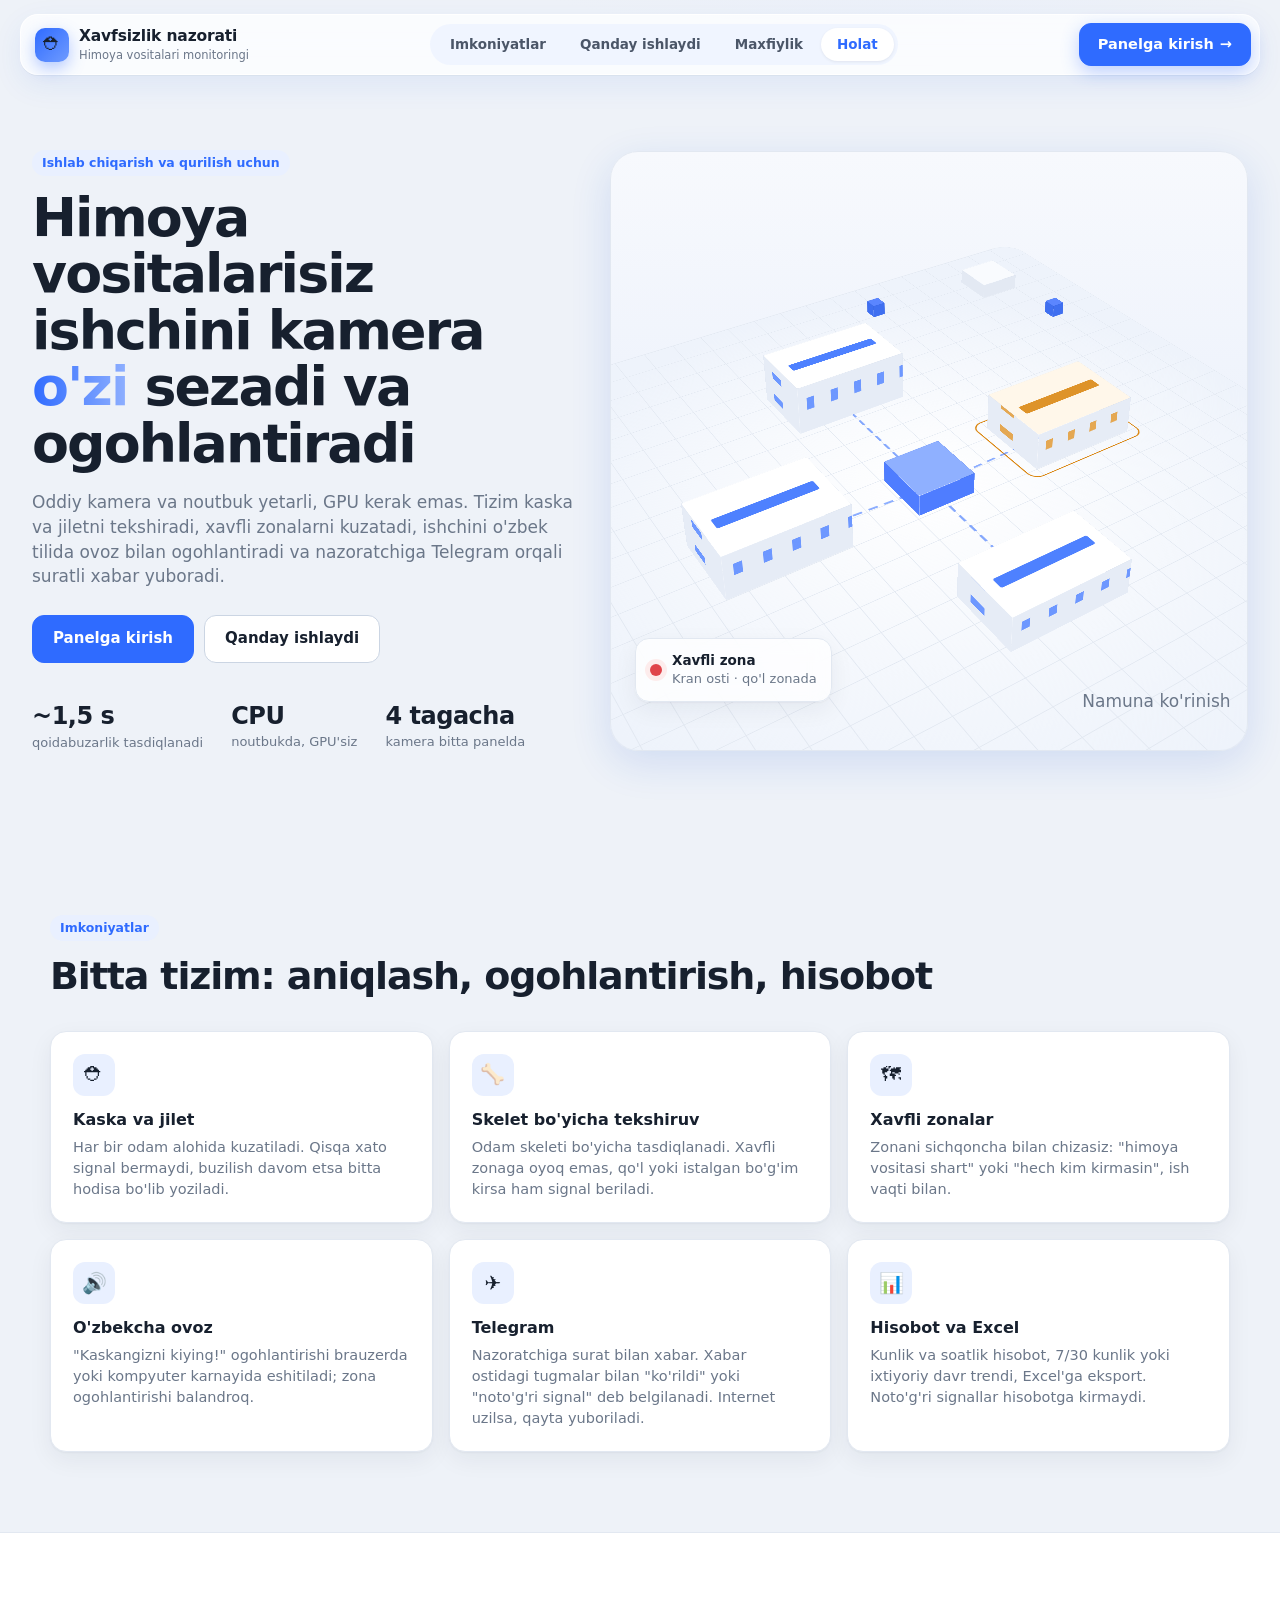
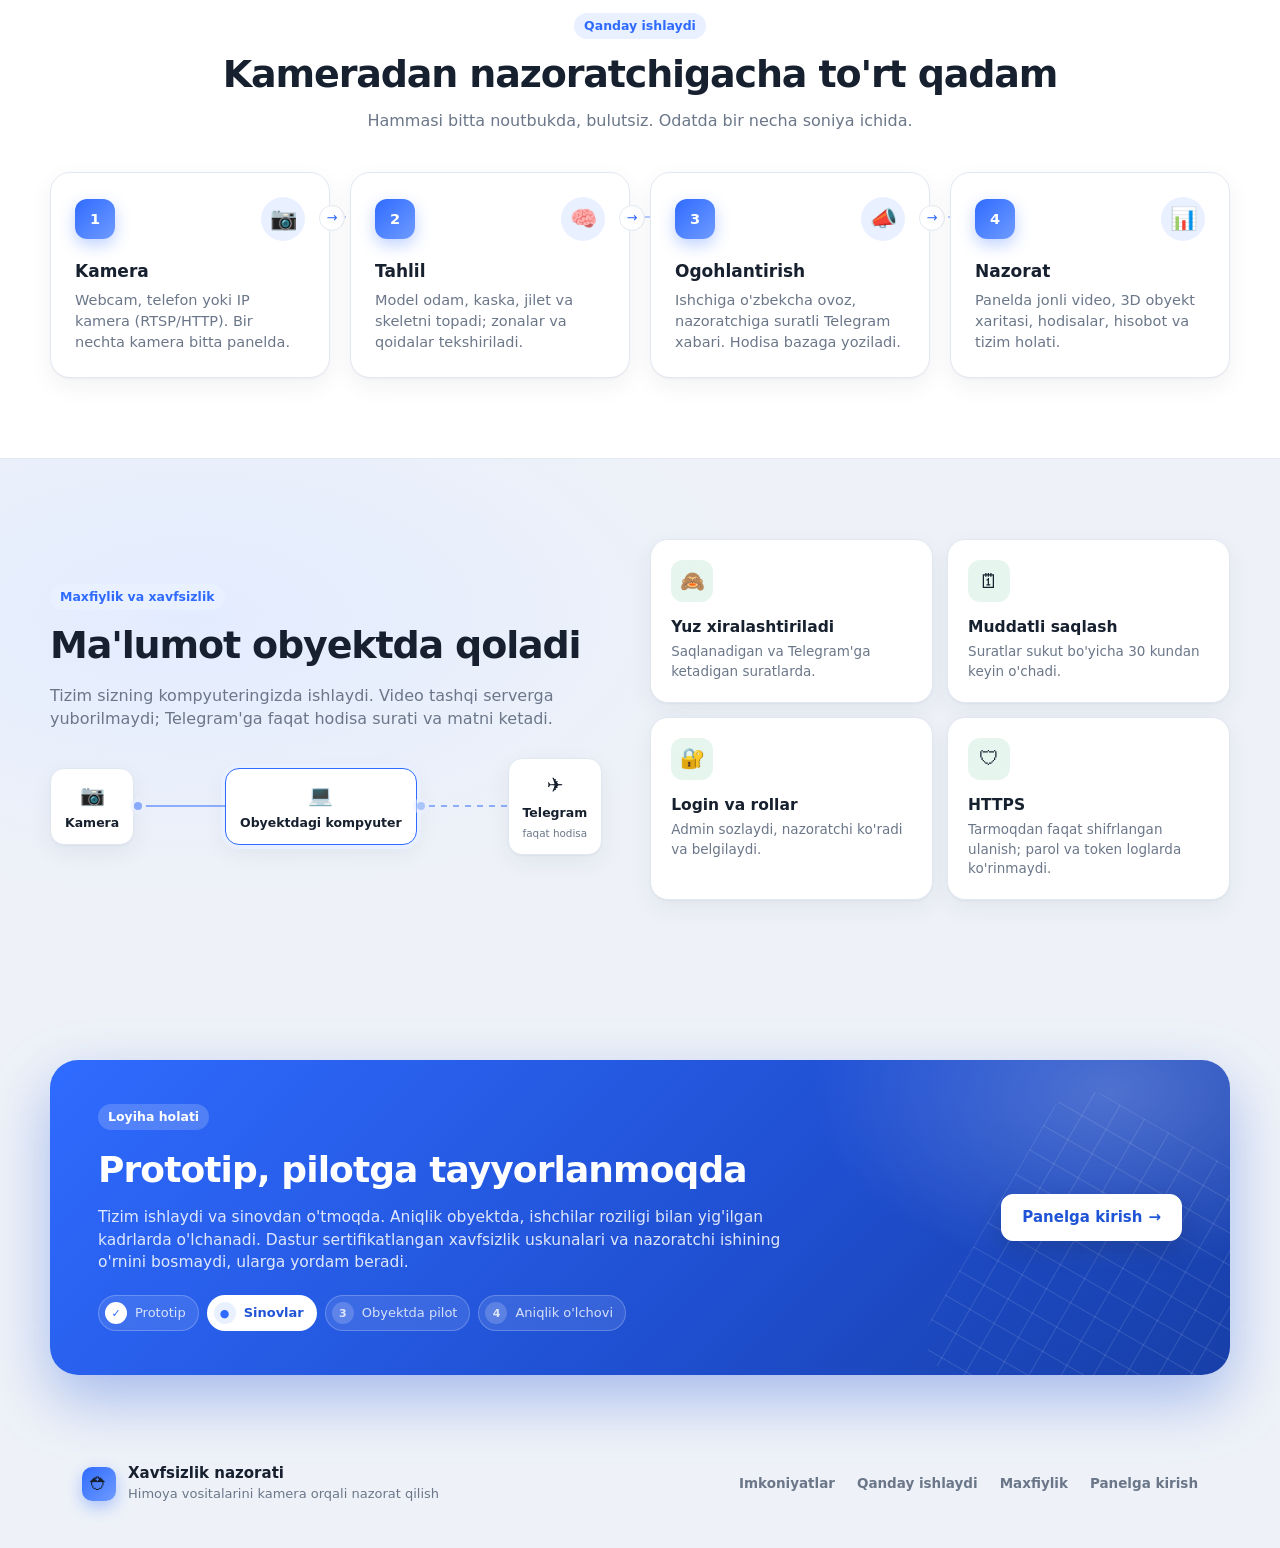
<file: static/landing.html>
<!doctype html>
<html lang="uz">
<head>
<meta charset="utf-8">
<meta name="viewport" content="width=device-width, initial-scale=1">
<title>Xavfsizlik nazorati · Himoya vositalarini kamera orqali nazorat qilish</title>
<meta name="description" content="Oddiy kamera va noutbuk bilan kaska, jilet va xavfli zonalarni real vaqtda nazorat qiluvchi tizim.">
<link rel="stylesheet" href="/static/style.css">
</head>
<body class="landing">
<header class="topbar" id="landing-nav">
  <a class="brand" href="/landing">
    <span class="logo" aria-hidden="true">⛑</span>
    <div><h1>Xavfsizlik nazorati</h1><p>Himoya vositalari monitoringi</p></div>
  </a>
  <nav class="tabs" aria-label="Sahifa bo'limlari">
    <a href="#features">Imkoniyatlar</a>
    <a href="#how">Qanday ishlaydi</a>
    <a href="#privacy">Maxfiylik</a>
    <a href="#status">Holat</a>
  </nav>
  <div class="top-right"><a class="btn primary-link nav-cta" href="/login">Panelga kirish <span aria-hidden="true">→</span></a></div>
</header>

<main class="landing-main">
  <section class="hero">
    <div class="hero-copy">
      <span class="eyebrow">Ishlab chiqarish va qurilish uchun</span>
      <h2>Himoya vositalarisiz ishchini kamera <em>o'zi</em> sezadi va ogohlantiradi</h2>
      <p>Oddiy kamera va noutbuk yetarli, GPU kerak emas. Tizim kaska va jiletni tekshiradi, xavfli zonalarni kuzatadi,
        ishchini o'zbek tilida ovoz bilan ogohlantiradi va nazoratchiga Telegram orqali suratli xabar yuboradi.</p>
      <div class="hero-cta">
        <a class="btn big primary-link" href="/login">Panelga kirish</a>
        <a class="btn big" href="#how">Qanday ishlaydi</a>
      </div>
      <ul class="facts">
        <li><b>~1,5 s</b><span>qoidabuzarlik tasdiqlanadi</span></li>
        <li><b>CPU</b><span>noutbukda, GPU'siz</span></li>
        <li><b>4 tagacha</b><span>kamera bitta panelda</span></li>
      </ul>
    </div>
    <div class="hero-art" aria-hidden="true">
      <div class="scene hero-scene"><div class="world" id="world"><div class="ground"></div></div></div>
      <div class="float-card alert-card">
        <b>⚠️ Xavfsizlik qoidasi buzildi</b>
        <span>Holat: ishchi himoya vositalarisiz · Kamera: Sex</span>
        <div class="fake-buttons"><i>👁 Ko'rildi</i><i>❌ Noto'g'ri signal</i></div>
      </div>
      <div class="float-card state-card"><span class="dot zone"></span><div><b>Xavfli zona</b><span>Kran osti · qo'l zonada</span></div></div>
      <p class="art-note">Namuna ko'rinish</p>
    </div>
  </section>

  <section class="band" id="features">
    <div class="section-head">
      <span class="eyebrow">Imkoniyatlar</span>
      <h2>Bitta tizim: aniqlash, ogohlantirish, hisobot</h2>
    </div>
    <div class="grid-3">
      <article class="feature"><span class="ficon">⛑</span><h3>Kaska va jilet</h3><p>Har bir odam alohida kuzatiladi. Qisqa xato signal bermaydi, buzilish davom etsa bitta hodisa bo'lib yoziladi.</p></article>
      <article class="feature"><span class="ficon">🦴</span><h3>Skelet bo'yicha tekshiruv</h3><p>Odam skeleti bo'yicha tasdiqlanadi. Xavfli zonaga oyoq emas, qo'l yoki istalgan bo'g'im kirsa ham signal beriladi.</p></article>
      <article class="feature"><span class="ficon">🗺</span><h3>Xavfli zonalar</h3><p>Zonani sichqoncha bilan chizasiz: "himoya vositasi shart" yoki "hech kim kirmasin", ish vaqti bilan.</p></article>
      <article class="feature"><span class="ficon">🔊</span><h3>O'zbekcha ovoz</h3><p>"Kaskangizni kiying!" ogohlantirishi brauzerda yoki kompyuter karnayida eshitiladi; zona ogohlantirishi balandroq.</p></article>
      <article class="feature"><span class="ficon">✈️</span><h3>Telegram</h3><p>Nazoratchiga surat bilan xabar. Xabar ostidagi tugmalar bilan "ko'rildi" yoki "noto'g'ri signal" deb belgilanadi. Internet uzilsa, qayta yuboriladi.</p></article>
      <article class="feature"><span class="ficon">📊</span><h3>Hisobot va Excel</h3><p>Kunlik va soatlik hisobot, 7/30 kunlik yoki ixtiyoriy davr trendi, Excel'ga eksport. Noto'g'ri signallar hisobotga kirmaydi.</p></article>
    </div>
  </section>

  <section class="band alt" id="how">
    <div class="section-head center">
      <span class="eyebrow">Qanday ishlaydi</span>
      <h2>Kameradan nazoratchigacha to'rt qadam</h2>
      <p class="lead">Hammasi bitta noutbukda, bulutsiz. Odatda bir necha soniya ichida.</p>
    </div>
    <ol class="steps">
      <li><div class="step-top"><span class="step-n">1</span><span class="step-ic">📷</span></div>
        <h3>Kamera</h3><p>Webcam, telefon yoki IP kamera (RTSP/HTTP). Bir nechta kamera bitta panelda.</p></li>
      <li><div class="step-top"><span class="step-n">2</span><span class="step-ic">🧠</span></div>
        <h3>Tahlil</h3><p>Model odam, kaska, jilet va skeletni topadi; zonalar va qoidalar tekshiriladi.</p></li>
      <li><div class="step-top"><span class="step-n">3</span><span class="step-ic">📣</span></div>
        <h3>Ogohlantirish</h3><p>Ishchiga o'zbekcha ovoz, nazoratchiga suratli Telegram xabari. Hodisa bazaga yoziladi.</p></li>
      <li><div class="step-top"><span class="step-n">4</span><span class="step-ic">📊</span></div>
        <h3>Nazorat</h3><p>Panelda jonli video, 3D obyekt xaritasi, hodisalar, hisobot va tizim holati.</p></li>
    </ol>
  </section>

  <section class="band privacy" id="privacy">
    <div class="split">
      <div>
        <div class="section-head">
          <span class="eyebrow">Maxfiylik va xavfsizlik</span>
          <h2>Ma'lumot obyektda qoladi</h2>
          <p class="lead">Tizim sizning kompyuteringizda ishlaydi. Video tashqi serverga yuborilmaydi; Telegram'ga faqat hodisa surati va matni ketadi.</p>
        </div>
        <div class="flow" aria-hidden="true">
          <div class="flow-node"><span>📷</span>Kamera</div>
          <i></i>
          <div class="flow-node main"><span>💻</span>Obyektdagi kompyuter</div>
          <i class="thin"></i>
          <div class="flow-node"><span>✈️</span>Telegram<small>faqat hodisa</small></div>
        </div>
      </div>
      <div class="privacy-grid">
        <article><span class="p-ic">🙈</span><h3>Yuz xiralashtiriladi</h3><p>Saqlanadigan va Telegram'ga ketadigan suratlarda.</p></article>
        <article><span class="p-ic">🗓</span><h3>Muddatli saqlash</h3><p>Suratlar sukut bo'yicha 30 kundan keyin o'chadi.</p></article>
        <article><span class="p-ic">🔐</span><h3>Login va rollar</h3><p>Admin sozlaydi, nazoratchi ko'radi va belgilaydi.</p></article>
        <article><span class="p-ic">🛡</span><h3>HTTPS</h3><p>Tarmoqdan faqat shifrlangan ulanish; parol va token loglarda ko'rinmaydi.</p></article>
      </div>
    </div>
  </section>

  <section class="band" id="status">
    <div class="cta-banner">
      <div class="cta-copy">
        <span class="eyebrow light">Loyiha holati</span>
        <h2>Prototip, pilotga tayyorlanmoqda</h2>
        <p>Tizim ishlaydi va sinovdan o'tmoqda. Aniqlik obyektda, ishchilar roziligi bilan yig'ilgan kadrlarda o'lchanadi.
          Dastur sertifikatlangan xavfsizlik uskunalari va nazoratchi ishining o'rnini bosmaydi, ularga yordam beradi.</p>
        <ol class="roadmap">
          <li class="done"><span>✓</span>Prototip</li>
          <li class="now"><span>●</span>Sinovlar</li>
          <li><span>3</span>Obyektda pilot</li>
          <li><span>4</span>Aniqlik o'lchovi</li>
        </ol>
      </div>
      <a class="btn big cta-white" href="/login">Panelga kirish <span aria-hidden="true">→</span></a>
    </div>
  </section>
</main>

<footer class="landing-foot">
  <div class="foot-brand"><span class="logo" aria-hidden="true">⛑</span>
    <div><b>Xavfsizlik nazorati</b><span class="muted">Himoya vositalarini kamera orqali nazorat qilish</span></div></div>
  <nav class="foot-links" aria-label="Pastki havolalar">
    <a href="#features">Imkoniyatlar</a><a href="#how">Qanday ishlaydi</a><a href="#privacy">Maxfiylik</a><a href="/login">Panelga kirish</a>
  </nav>
</footer>
<script src="/static/iso.js"></script>
<script>
const scene = window.buildIsoScene(document.getElementById('world'), { zoom: 0.72 }) || [];
const calm = matchMedia('(prefers-reduced-motion: reduce)').matches;
if (!calm) document.documentElement.classList.add('anim');

// Hero: one building raises an alarm now and then, and the Telegram card appears with it (illustration).
const art = document.querySelector('.hero-art'), alertCard = document.querySelector('.alert-card');
const target = scene[1];
if (target && !calm) {
  target.prepend(Object.assign(document.createElement('div'), { className: 'halo' }));
  art.classList.add('cycling');
  const cycle = () => {
    target.classList.add('danger');
    setTimeout(() => alertCard.classList.add('show'), 900);
    setTimeout(() => { target.classList.remove('danger'); alertCard.classList.remove('show'); }, 5200);
  };
  setTimeout(cycle, 1600);
  setInterval(cycle, 8000);
}
// Hero: the scene leans slightly towards the pointer.
if (!calm) {
  art.addEventListener('pointermove', (e) => {
    const r = art.getBoundingClientRect();
    art.style.setProperty('--tx', ((e.clientX - r.left) / r.width - .5).toFixed(3));
    art.style.setProperty('--ty', ((e.clientY - r.top) / r.height - .5).toFixed(3));
  });
  art.addEventListener('pointerleave', () => { art.style.setProperty('--tx', 0); art.style.setProperty('--ty', 0); });
}
// Sections rise into view one after another.
const groups = ['.band .section-head', '.feature', '.steps', '.steps li', '.flow', '.privacy-grid article', '.cta-banner', '.landing-foot'];
const reveal = new IntersectionObserver((entries) => entries.forEach((e) => {
  if (e.isIntersecting) { e.target.classList.add('in'); reveal.unobserve(e.target); }
}), { threshold: 0.15 });
if (!calm) groups.forEach((sel) => document.querySelectorAll(sel).forEach((el) => {
  const i = [...el.parentElement.children].filter((c) => c.matches(sel)).indexOf(el);
  el.classList.add('reveal'); el.style.setProperty('--d', i * 90 + 'ms'); reveal.observe(el);
}));
// the floating bar tightens once the page is scrolled; the link of the section in view is highlighted
const nav = document.getElementById('landing-nav');
const onScroll = () => nav.classList.toggle('scrolled', scrollY > 12);
addEventListener('scroll', onScroll, { passive: true }); onScroll();
const links = [...nav.querySelectorAll('.tabs a')];
const watch = new IntersectionObserver((entries) => entries.forEach((e) => {
  if (e.isIntersecting) links.forEach((a) => a.classList.toggle('active', a.getAttribute('href') === '#' + e.target.id));
}), { rootMargin: '-45% 0px -50% 0px' });
links.forEach((a) => { const t = document.querySelector(a.getAttribute('href')); if (t) watch.observe(t); });
</script>
</body>
</html>
</file>
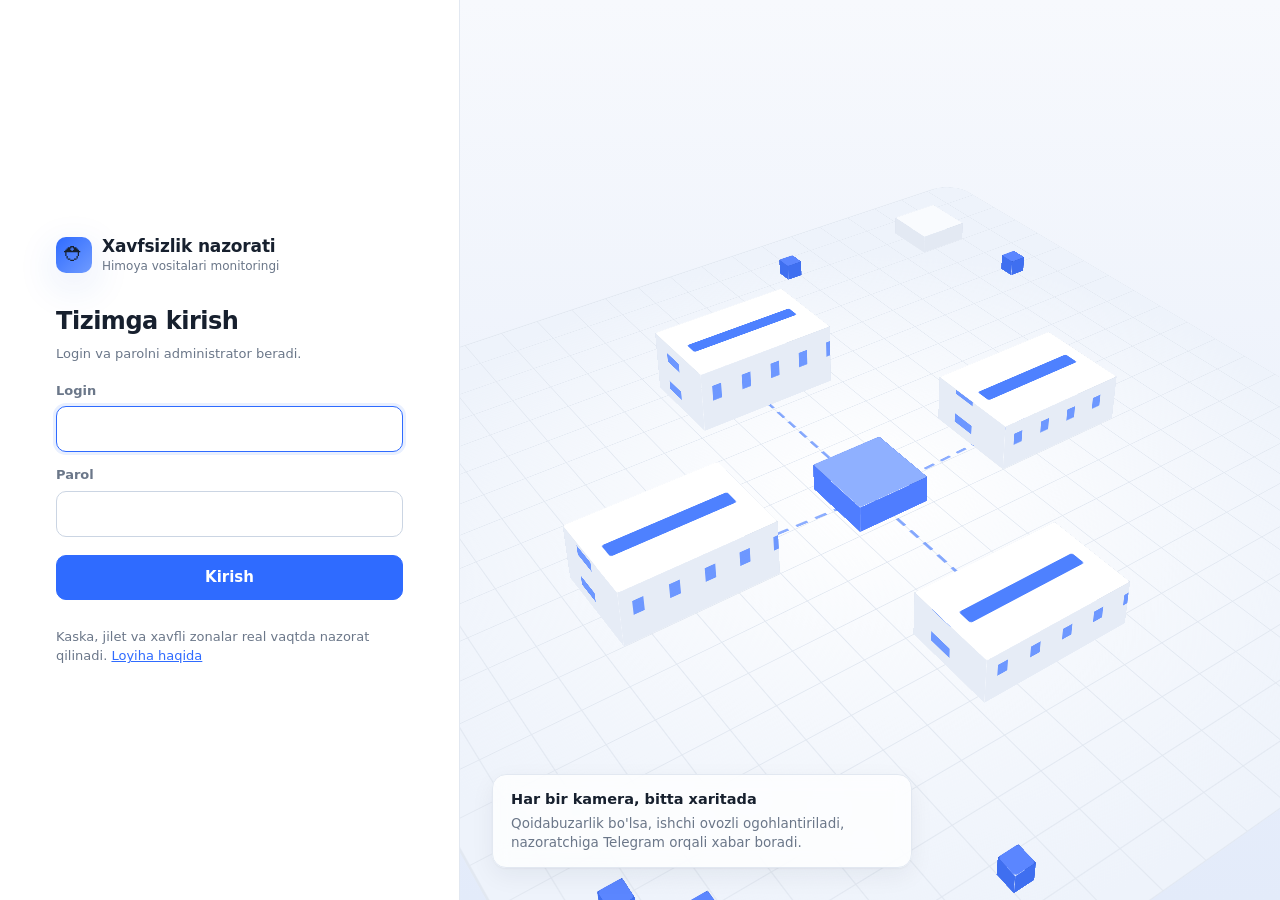
<file: static/login.html>
<!doctype html>
<html lang="uz">
<head>
<meta charset="utf-8">
<meta name="viewport" content="width=device-width, initial-scale=1">
<title>Kirish · Xavfsizlik nazorati</title>
<link rel="stylesheet" href="/static/style.css">
</head>
<body class="login-body">
<main class="login-page">
  <section class="login-side">
    <div class="brand">
      <span class="logo" aria-hidden="true">⛑</span>
      <div><h1>Xavfsizlik nazorati</h1><p>Himoya vositalari monitoringi</p></div>
    </div>
    <form id="login" class="login-card">
      <h2>Tizimga kirish</h2>
      <p class="muted">Login va parolni administrator beradi.</p>
      <label>Login<input name="username" autocomplete="username" required autofocus></label>
      <label>Parol<input name="password" type="password" autocomplete="current-password" required></label>
      <button class="primary">Kirish</button>
      <p class="hint" id="error" role="alert"></p>
    </form>
    <p class="login-foot muted">Kaska, jilet va xavfli zonalar real vaqtda nazorat qilinadi. <a href="/landing">Loyiha haqida</a></p>
  </section>
  <aside class="login-art" aria-hidden="true">
    <div class="scene login-scene"><div class="world" id="world"><div class="ground"></div></div></div>
    <div class="login-tagline">
      <b>Har bir kamera, bitta xaritada</b>
      <span>Qoidabuzarlik bo'lsa, ishchi ovozli ogohlantiriladi, nazoratchiga Telegram orqali xabar boradi.</span>
    </div>
  </aside>
</main>
<script src="/static/iso.js"></script>
<script src="/static/login.js"></script>
</body>
</html>
</file>
<file: static/style.css>
/* Design system: light, airy surfaces with one blue accent (isometric "digital twin" look). */
:root {
  --bg: #eef2f8;
  --surface: #ffffff;
  --surface-2: #f5f7fb;
  --glass: rgba(255, 255, 255, .78);
  --line: #e2e8f1;
  --line-strong: #cbd5e3;
  --text: #17202e;
  --muted: #6b7789;
  --accent: #2f6bff;
  --accent-strong: #1f54d6;
  --accent-soft: #e9f0ff;
  --green: #1f9d5c;  --green-soft: #e6f6ee;
  --amber: #d98208;  --amber-soft: #fff4e2;
  --red: #e0444a;    --red-soft: #fdecec;
  --grey: #9aa6b6;
  --radius: 16px;
  --radius-sm: 10px;
  --shadow: 0 1px 2px rgba(23, 32, 46, .04), 0 8px 24px rgba(23, 32, 46, .06);
  --shadow-lg: 0 12px 40px rgba(31, 84, 214, .14);
  color-scheme: light;
}
* { box-sizing: border-box; }
html { scroll-behavior: smooth; }
body {
  margin: 0; color: var(--text);
  font: 14.5px/1.45 "Inter", system-ui, -apple-system, "Segoe UI", Roboto, sans-serif;
  background: radial-gradient(1200px 600px at 70% -10%, #dfe8ff 0%, transparent 60%), var(--bg);
  min-height: 100vh;
}
[hidden] { display: none !important; }
h1 { margin: 0; font-size: 17px; font-weight: 700; letter-spacing: -.01em; }
h2 { margin: 0 0 12px; font-size: 15px; font-weight: 650; }
.muted { color: var(--muted); font-weight: 400; font-size: 13px; }
a { color: var(--accent); }

/* ---------- top bar ---------- */
.topbar {
  position: sticky; top: 0; z-index: 50;
  display: flex; align-items: center; gap: 20px; flex-wrap: wrap;
  padding: 12px 24px; background: var(--glass); backdrop-filter: blur(14px);
  border-bottom: 1px solid var(--line);
}
.brand { display: flex; align-items: center; gap: 10px; }
.brand p { margin: 0; color: var(--muted); font-size: 12px; }
.logo {
  width: 36px; height: 36px; display: grid; place-items: center; font-size: 20px;
  background: linear-gradient(135deg, var(--accent), #6f9bff); border-radius: 10px; box-shadow: var(--shadow-lg);
}
.tabs { display: flex; gap: 4px; margin: 0 auto; flex-wrap: wrap; }
.tabs a {
  color: var(--muted); text-decoration: none; padding: 7px 14px; border-radius: 999px; font-weight: 550; font-size: 13.5px;
}
.tabs a:hover { color: var(--text); background: var(--surface-2); }
.tabs a.active { color: var(--accent); background: var(--surface); box-shadow: var(--shadow); }
.top-right { display: flex; align-items: center; gap: 12px; }
.user-box { display: flex; gap: 8px; align-items: center; color: var(--muted); font-size: 13px; }
.status {
  padding: 7px 16px; border-radius: 999px; font-size: 13px; font-weight: 750; letter-spacing: .05em; text-transform: uppercase;
  display: inline-flex; align-items: center; gap: 8px;
}
.status::before { content: ""; width: 8px; height: 8px; border-radius: 50%; background: currentColor; }
.status.safe { background: var(--green-soft); color: var(--green); }
.status.danger { background: var(--amber-soft); color: var(--amber); }
.status.zone { background: var(--red); color: #fff; animation: blink .6s steps(2) infinite; }
.status.offline { background: var(--surface-2); color: var(--muted); }
@keyframes blink { 50% { opacity: .55; } }

/* ---------- layout ---------- */
main {
  display: grid; grid-template-columns: minmax(0, 1.75fr) minmax(300px, 1fr); gap: 18px;
  padding: 20px 24px 40px; max-width: 1560px; margin: 0 auto;
}
section { scroll-margin-top: 76px; }
.card { background: var(--surface); border: 1px solid var(--line); border-radius: var(--radius); padding: 16px; box-shadow: var(--shadow); }
.card-head { display: flex; align-items: baseline; gap: 10px; }
.map-card, .report-card, .system-card { grid-column: 1 / -1; }

/* ---------- controls ---------- */
button, .btn {
  background: var(--surface); color: var(--text); border: 1px solid var(--line-strong); border-radius: var(--radius-sm);
  padding: 7px 13px; font: inherit; font-weight: 550; cursor: pointer; text-decoration: none; display: inline-flex; align-items: center; gap: 6px;
  transition: border-color .15s, box-shadow .15s, background .15s;
}
button:hover, .btn:hover { border-color: var(--accent); box-shadow: 0 0 0 3px var(--accent-soft); }
button:focus-visible, .btn:focus-visible, select:focus-visible, input:focus-visible, .scene:focus-visible { outline: 2px solid var(--accent); outline-offset: 2px; }
button.primary { background: var(--accent); color: #fff; border-color: var(--accent); }
button.primary:hover { background: var(--accent-strong); }
button.primary.on { background: var(--green-soft); color: var(--green); border-color: transparent; }
button.ghost { border-color: transparent; background: transparent; color: var(--muted); }
button.active { border-color: var(--red); color: var(--red); }
button.icon { width: 34px; height: 34px; padding: 0; justify-content: center; font-size: 17px; }
.btn.disabled { opacity: .4; pointer-events: none; }
select, input[type=date], input[type=time], .zone-form input, .login-card input {
  background: var(--surface); color: var(--text); border: 1px solid var(--line-strong); border-radius: var(--radius-sm);
  padding: 7px 10px; font: inherit; font-size: 13.5px;
}
.switch { display: flex; align-items: center; gap: 6px; color: var(--muted); cursor: pointer; }
.spacer { flex: 1; }
.toolbar { display: flex; gap: 8px; align-items: center; margin-bottom: 12px; flex-wrap: wrap; }
.hint { color: var(--muted); font-size: 13px; margin: 8px 0 0; min-height: 18px; }
.chips { display: flex; gap: 6px; flex-wrap: wrap; }
.chip { background: var(--surface); border: 1px solid var(--line); border-radius: 999px; padding: 4px 11px; font-size: 12.5px; color: var(--muted); white-space: nowrap; }
.chip.ok { color: var(--green); } .chip.bad { color: var(--red); border-color: var(--red-soft); background: var(--red-soft); }

/* ---------- isometric map ---------- */
.map-card { position: relative; padding: 0; overflow: hidden; min-height: 540px;
  background: linear-gradient(180deg, #f7f9fd 0%, #eaf0fa 100%); }
.kpis {
  position: absolute; z-index: 5; top: 16px; left: 16px; right: 16px;
  display: flex; gap: 12px; flex-wrap: wrap; align-items: flex-start; pointer-events: none;
}
.kpis > * { pointer-events: auto; }
.kpi { background: var(--glass); backdrop-filter: blur(10px); border: 1px solid var(--line); border-radius: 14px;
  padding: 10px 16px; min-width: 150px; box-shadow: var(--shadow); display: flex; flex-direction: column; }
.kpi span { color: var(--muted); font-size: 12px; }
.kpi b { font-size: 26px; font-weight: 700; letter-spacing: -.02em; }
.kpi small { color: var(--muted); font-size: 12px; }
.kpis .chips { margin-left: auto; justify-content: flex-end; max-width: 420px; }
.map-tools { position: absolute; z-index: 5; right: 16px; bottom: 56px; display: flex; flex-direction: column; gap: 6px; }
.map-legend { position: absolute; z-index: 5; left: 16px; bottom: 14px; display: flex; gap: 14px; flex-wrap: wrap;
  font-size: 12.5px; color: var(--muted); background: var(--glass); backdrop-filter: blur(8px); padding: 6px 12px; border-radius: 999px; border: 1px solid var(--line); }
.map-legend span { display: inline-flex; align-items: center; gap: 6px; }
.dot { width: 9px; height: 9px; border-radius: 50%; display: inline-block; }
.dot.safe { background: var(--accent); } .dot.danger { background: var(--amber); } .dot.zone { background: var(--red); } .dot.offline { background: var(--grey); }

.scene { height: 540px; perspective: 1600px; perspective-origin: 50% 35%; cursor: grab; overflow: hidden; touch-action: none; user-select: none; }
.scene.dragging { cursor: grabbing; }
.world {
  --rx: 58deg; --rz: -42deg; --zoom: 1;
  position: absolute; left: 50%; top: 62%; width: 0; height: 0; transform-style: preserve-3d;
  transform: scale(var(--zoom)) rotateX(var(--rx)) rotateZ(var(--rz));
  transition: transform .25s ease-out;
}
.scene.dragging .world { transition: none; }
.ground {
  position: absolute; width: 1100px; height: 1100px; left: -550px; top: -550px; border-radius: 40px;
  background:
    linear-gradient(var(--line) 1px, transparent 1px) 0 0 / 50px 50px,
    linear-gradient(90deg, var(--line) 1px, transparent 1px) 0 0 / 50px 50px,
    radial-gradient(circle at 50% 50%, #ffffff 0%, #eef3fb 70%);
  box-shadow: 0 0 0 1px var(--line);
}
/* any 3D object: placed with --x/--y (ground px) and sized with --w/--d/--h */
.obj { position: absolute; left: var(--x); top: var(--y); width: var(--w); height: var(--d); transform-style: preserve-3d; }
.face { position: absolute; }
.face.top { inset: 0; transform: translateZ(var(--h)); background: var(--c-top); border-radius: 3px; }
.face.front { left: 0; bottom: 0; width: var(--w); height: var(--h); transform-origin: bottom; transform: rotateX(-90deg); background: var(--c-front); }
.face.side { right: 0; top: 0; width: var(--h); height: var(--d); transform-origin: right; transform: rotateY(90deg); background: var(--c-side); }
.face.back { left: 0; top: 0; width: var(--w); height: var(--h); transform-origin: top; transform: rotateX(90deg); background: var(--c-side); }
.face.left { left: 0; top: 0; width: var(--h); height: var(--d); transform-origin: left; transform: rotateY(-90deg); background: var(--c-front); }
.prop { --c-top: #f9fbfe; --c-front: #e3e9f3; --c-side: #d3dcea; }
.prop.blue { --c-top: #8fb0ff; --c-front: #4f7dff; --c-side: #3a68e8; }
.tree { --c-top: #5b86ff; --c-front: #3f6ff0; --c-side: #3360dc; }

.building { cursor: pointer; --c-top: #ffffff; --c-front: #e6ecf6; --c-side: #d4ddeb; --accent-c: var(--accent); }
.building.danger { --accent-c: var(--amber); --c-top: #fff7ea; }
.building.zone { --accent-c: var(--red); --c-top: #ffecec; }
.building.offline { --accent-c: var(--grey); --c-top: #f1f3f6; --c-front: #e2e6ec; --c-side: #d3d8e0; }
.building .face.front, .building .face.left {
  background: repeating-linear-gradient(90deg, transparent 0 14px, color-mix(in srgb, var(--accent-c) 70%, white) 14px 26px, transparent 26px 40px) 0 35% / 100% 26% no-repeat, var(--c-front);
}
.building .face.top::after { /* roof stripe in the status colour */
  content: ""; position: absolute; left: 10%; right: 10%; top: 42%; height: 16%; border-radius: 3px; background: var(--accent-c); opacity: .85;
}
.building .halo { position: absolute; inset: -18px; border-radius: 18px; border: 2px dashed transparent; }
.building.selected .halo { border-color: var(--accent); }
.building.zone .halo, .building.danger .halo { border-color: var(--accent-c); border-style: solid; animation: pulse 1.1s ease-out infinite; }
@keyframes pulse { 0% { opacity: .9; transform: scale(.92); } 100% { opacity: 0; transform: scale(1.18); } }
.building:hover { --c-top: #f2f6ff; }

/* labels and workers always face the viewer */
.billboard {
  position: absolute; left: 50%; top: 50%; transform-style: preserve-3d;
  transform: translateZ(var(--lift, 0px)) rotateZ(calc(-1 * var(--rz))) rotateX(calc(-1 * var(--rx)));
}
.label {
  position: absolute; left: 0; bottom: 0; transform: translate(-50%, 0); white-space: nowrap;
  background: var(--glass); backdrop-filter: blur(8px); border: 1px solid var(--line); border-radius: 12px;
  padding: 8px 12px; box-shadow: var(--shadow); font-size: 12.5px; pointer-events: none;
}
.label b { display: block; font-size: 13.5px; }
.label .st { display: inline-flex; align-items: center; gap: 6px; color: var(--muted); }
.label .st::before { content: ""; width: 7px; height: 7px; border-radius: 50%; background: var(--accent-c, var(--accent)); }
.building.zone .label { border-color: var(--red); }
.crew { position: absolute; inset: 0; transform-style: preserve-3d; pointer-events: none; }
.worker { position: absolute; width: 10px; height: 26px; transform: translate(-50%, -100%); }
.worker { width: 14px; height: 36px; }
.worker::before { content: ""; position: absolute; left: 2px; top: 0; width: 10px; height: 10px; border-radius: 50%; background: #f0c7a0; box-shadow: 0 -3px 0 0 var(--hat, #f2c200); }
.worker::after { content: ""; position: absolute; left: 0; top: 12px; width: 14px; height: 24px; border-radius: 4px 4px 2px 2px; background: var(--body, var(--accent)); }
.worker.bad { --hat: transparent; --body: var(--red); }
.path { position: absolute; height: 4px; border-radius: 2px; transform-origin: 0 50%; transform: translateZ(1px);
  background: repeating-linear-gradient(90deg, var(--accent) 0 14px, transparent 14px 24px); background-size: 24px 4px; animation: flow 1.2s linear infinite; opacity: .55; }
@keyframes flow { to { background-position: 24px 0; } }
.empty-map { position: absolute; inset: 0; display: grid; place-items: center; color: var(--muted); pointer-events: none; }

/* ---------- video ---------- */
.video-wrap { position: relative; background: #0d1320; border-radius: 12px; overflow: hidden; min-height: 200px; display: flex; justify-content: center; }
.stage { position: relative; display: inline-block; line-height: 0; }
.video-wrap.alarm { outline: 4px solid var(--red); outline-offset: -4px; }
#video { display: block; max-width: 100%; max-height: 70vh; }
#canvas { position: absolute; inset: 0; width: 100%; height: 100%; pointer-events: none; }
#canvas.drawing { pointer-events: auto; cursor: crosshair; }
#offline { position: absolute; inset: 0; display: flex; align-items: center; justify-content: center; background: rgba(13, 19, 32, .78); font-size: 20px; color: #fff; }
.cameras { display: grid; grid-template-columns: repeat(auto-fill, minmax(170px, 1fr)); gap: 8px; margin-bottom: 12px; }
.tile { padding: 5px; display: flex; flex-direction: column; gap: 4px; border: 2px solid var(--line); align-items: stretch; }
.tile img { width: 100%; aspect-ratio: 16/9; object-fit: contain; background: #0d1320; border-radius: 7px; }
.tile span { font-size: 12px; }
.tile.selected { border-color: var(--accent); }
.tile.danger { background: var(--amber-soft); } .tile.zone { background: var(--red-soft); } .tile.offline span { color: var(--muted); }
.zone-form { display: flex; gap: 8px; flex-wrap: wrap; align-items: center; margin-bottom: 12px; }
#zones { list-style: none; margin: 8px 0 0; padding: 0; display: flex; flex-direction: column; gap: 6px; }
#zones li { display: flex; justify-content: space-between; gap: 10px; align-items: center; background: var(--surface-2); border: 1px solid var(--line); border-radius: var(--radius-sm); padding: 6px 10px; }

/* ---------- incidents ---------- */
.incidents-card { display: flex; flex-direction: column; min-height: 0; }
.incidents-head { display: flex; justify-content: space-between; align-items: center; gap: 10px; margin-bottom: 12px; }
.incidents-head h2 { margin: 0; display: flex; align-items: center; gap: 8px; }
.count-pill { font-size: 12px; font-weight: 600; color: var(--accent-strong); background: var(--accent-soft); border-radius: 999px; padding: 2px 9px; }
.link-btn { border: 0; background: none; color: var(--accent); padding: 4px 2px; font-size: 13px; }
.link-btn:hover { box-shadow: none; text-decoration: underline; }
.filters { display: grid; grid-template-columns: repeat(2, minmax(0, 1fr)); gap: 10px; margin-bottom: 14px; }
.field { display: flex; flex-direction: column; gap: 4px; min-width: 0; }
.field > span { font-size: 11.5px; font-weight: 650; color: var(--muted); text-transform: uppercase; letter-spacing: .05em; padding-left: 2px; }
.field select, .field input[type=date] {
  width: 100%; height: 38px; padding: 0 12px; font-size: 13.5px; font-weight: 550; color: var(--text);
  background-color: var(--surface-2); border: 1px solid var(--line); border-radius: var(--radius-sm);
  transition: border-color .15s, box-shadow .15s, background-color .15s;
}
.field select {
  appearance: none; -webkit-appearance: none; padding-right: 34px; cursor: pointer;
  background-image: url("data:image/svg+xml,%3Csvg xmlns='http://www.w3.org/2000/svg' width='12' height='12' viewBox='0 0 24 24' fill='none' stroke='%236b7789' stroke-width='2.5' stroke-linecap='round' stroke-linejoin='round'%3E%3Cpath d='m6 9 6 6 6-6'/%3E%3C/svg%3E");
  background-repeat: no-repeat; background-position: right 12px center;
}
.field select:hover, .field input[type=date]:hover { border-color: var(--line-strong); background-color: var(--surface); }
.field select:focus, .field input[type=date]:focus { outline: none; border-color: var(--accent); background-color: var(--surface); box-shadow: 0 0 0 3px var(--accent-soft); }
#incidents { list-style: none; margin: 0 -4px 0 0; padding: 0 4px 0 0; overflow-y: auto; flex: 1 1 0; min-height: 360px;
  display: flex; flex-direction: column; gap: 8px; scrollbar-width: thin; }
#incidents li { position: relative; display: flex; gap: 12px; align-items: flex-start; background: var(--surface); border: 1px solid var(--line);
  border-radius: 12px; padding: 8px; transition: border-color .15s, box-shadow .15s; }
#incidents li::before { content: ""; position: absolute; left: -1px; top: 10px; bottom: 10px; width: 3px; border-radius: 0 3px 3px 0; background: var(--amber); }
#incidents li:hover { border-color: var(--line-strong); box-shadow: var(--shadow); }
#incidents li.zone::before { background: var(--red); }
#incidents li.empty { border: 0; background: none; color: var(--muted); padding: 28px 6px; justify-content: center; }
#incidents li.empty::before { display: none; }
#incidents li.false-alarm::before { background: var(--line-strong); }
#incidents li.false-alarm .thumb, #incidents li.false-alarm .what { opacity: .45; }
#incidents .thumb { flex: none; width: 136px; aspect-ratio: 16 / 9; border-radius: 8px; overflow: hidden; background: #0d1320; display: block; }
#incidents .thumb img { width: 100%; height: 100%; object-fit: contain; display: block; transition: transform .2s; }
#incidents a.thumb:hover img { transform: scale(1.04); }
#incidents .body { min-width: 0; flex: 1; display: flex; flex-direction: column; gap: 3px; padding-top: 2px; }
#incidents .what { display: flex; align-items: center; flex-wrap: wrap; gap: 6px; }
#incidents .what b { font-size: 14.5px; font-weight: 650; }
#incidents .when { color: var(--muted); font-size: 12.5px; font-variant-numeric: tabular-nums; }
#incidents .mark { align-self: flex-start; font-size: 12px; padding: 3px 10px; margin-top: 4px; border-radius: 8px; color: var(--muted); background: var(--surface-2); border-color: var(--line); }
#incidents .mark:hover { color: var(--text); }
.no-photo { width: 136px; aspect-ratio: 16 / 9; flex: none; display: flex; align-items: center; justify-content: center; text-align: center; font-size: 12px; color: var(--muted); border: 1px dashed var(--line-strong); border-radius: 8px; }
.badge { background: var(--red-soft); color: var(--red); border-radius: 6px; font-size: 11px; font-weight: 700; padding: 2px 7px; }
.status-badge { display: inline-block; font-size: 11px; font-weight: 700; border-radius: 6px; padding: 2px 7px; cursor: pointer; border: 1px solid transparent; }
.status-yangi { background: var(--accent-soft); color: var(--accent-strong); }
.status-korildi { background: var(--amber-soft); color: var(--amber); }
.status-hal_qilindi { background: var(--green-soft); color: var(--green); }
/* map only (no camera picked yet): incidents use the full width */
body:not(.live-open) .incidents-card { grid-column: 1 / -1; }
body:not(.live-open) #incidents { display: grid; grid-template-columns: repeat(auto-fill, minmax(360px, 1fr)); align-content: start;
  flex: none; min-height: 0; max-height: 560px; }
body:not(.live-open) .incidents-card .filters { grid-template-columns: repeat(4, minmax(0, 1fr)); max-width: 900px; }

/* ---------- report ---------- */
.report-head { display: flex; gap: 10px; align-items: center; margin-bottom: 14px; flex-wrap: wrap; }
.report-head > :first-child { margin-right: auto; }
.report-head h2 { margin: 0; }
.report-head .sub { margin: 2px 0 0; font-size: 12.5px; }
.stats { display: grid; grid-template-columns: repeat(4, minmax(0, 1fr)); gap: 12px; margin-bottom: 14px; }
.stat { position: relative; overflow: hidden; background: var(--surface-2); border: 1px solid var(--line); border-radius: 14px; padding: 14px 16px; display: flex; flex-direction: column; gap: 2px; }
.stat::after { content: ""; position: absolute; left: 0; top: 0; right: 0; height: 3px; background: var(--accent); opacity: .7; }
.stat.zone::after { background: var(--red); }
.stat-label { color: var(--muted); font-size: 12.5px; font-weight: 550; }
.stat b { font-size: 30px; font-weight: 700; letter-spacing: -.02em; line-height: 1.15; font-variant-numeric: tabular-nums; }
.stat small { font-size: 12px; min-height: 16px; }
.delta { color: var(--muted); } .delta.up { color: var(--red); } .delta.down { color: var(--green); }
.charts { display: grid; grid-template-columns: minmax(0, 1.35fr) minmax(0, 1fr); gap: 12px; }
.panel { border: 1px solid var(--line); border-radius: 14px; padding: 14px 16px 10px; min-width: 0; }
.panel-head { display: flex; align-items: center; gap: 8px; margin-bottom: 8px; flex-wrap: wrap; }
.panel-head h3 { margin: 0 auto 0 0; font-size: 13.5px; font-weight: 650; }
.panel-head select { height: 32px; padding: 0 10px; font-size: 12.5px; }
.btn.small { padding: 5px 10px; font-size: 12.5px; }
.legend { display: inline-flex; align-items: center; gap: 6px; color: var(--muted); font-size: 12px; }
.sw { width: 10px; height: 10px; border-radius: 3px; display: inline-block; margin-left: 6px; }
.sw.base { background: var(--accent); } .sw.zone { background: var(--red); }
.trend-range { display: inline-flex; gap: 6px; align-items: center; color: var(--muted); margin-bottom: 6px; }
.chart { position: relative; display: grid; gap: 4px; align-items: end;
  /* light guide lines over the plot area (number row 18px + plot 150px), the label row stays clean */
  background: repeating-linear-gradient(to top, var(--line) 0 1px, transparent 1px 37.5px) 0 18px / 100% 150px no-repeat; }
.chart.dense { gap: 1px; }
.col { display: flex; flex-direction: column; align-items: center; min-width: 0; }
.col .plot { height: 168px; width: 100%; display: flex; flex-direction: column; justify-content: flex-end; align-items: center; }
.col .n { font-size: 11.5px; font-weight: 650; color: var(--text); line-height: 18px; font-variant-numeric: tabular-nums; }
.col .stack { width: 100%; max-width: 34px; display: flex; flex-direction: column; border-radius: 6px 6px 2px 2px; overflow: hidden;
  transition: height .4s cubic-bezier(.2, .7, .2, 1), filter .15s; }
.col .stack.zero { height: 2px; background: var(--line); border-radius: 1px; }
.col .stack .b { flex: 1; background: linear-gradient(180deg, #7aa2ff, var(--accent)); }
.col .stack .z { flex: none; background: var(--red); }
.col:hover .stack:not(.zero) { filter: brightness(1.08) saturate(1.1); }
.col.peak .stack .b { background: linear-gradient(180deg, #4f7dff, var(--accent-strong)); }
.col .h { height: 22px; line-height: 22px; font-size: 11px; color: var(--muted); white-space: nowrap; font-variant-numeric: tabular-nums; }
.col.now .h { color: var(--accent); font-weight: 700; }
.col.now .stack.zero { background: var(--accent); opacity: .5; }
.chart-empty { position: absolute; left: 0; right: 0; top: 18px; height: 150px; display: grid; place-items: center; color: var(--muted); font-size: 13px; pointer-events: none; }

/* ---------- system ---------- */
#system { list-style: none; margin: 0; padding: 0; display: grid; grid-template-columns: repeat(auto-fit, minmax(280px, 1fr)); gap: 8px; }
#system li { background: var(--surface-2); border: 1px solid var(--line); border-left: 4px solid var(--line-strong); border-radius: 12px; padding: 9px 12px; display: flex; flex-direction: column; gap: 2px; overflow-wrap: anywhere; }
#system li span { color: var(--muted); font-size: 13px; }
#system li.ok { border-left-color: var(--green); }
#system li.warn { border-left-color: var(--amber); }
#system li.bad { border-left-color: var(--red); }
#system li.bad span { color: var(--red); }

/* ---------- login ---------- */
.login-body { min-height: 100vh; }
.login-page { display: grid; grid-template-columns: minmax(340px, 460px) 1fr; min-height: 100vh; max-width: none; padding: 0; gap: 0; }
.login-side { display: flex; flex-direction: column; justify-content: center; gap: 28px; padding: 48px 56px; background: var(--surface); border-right: 1px solid var(--line); }
.login-card { display: flex; flex-direction: column; gap: 14px; }
.login-card h2 { font-size: 24px; margin: 0; letter-spacing: -.02em; }
.login-card .muted { margin: -8px 0 4px; }
.login-card label { display: flex; flex-direction: column; gap: 6px; color: var(--muted); font-size: 13px; font-weight: 550; }
.login-card input { padding: 11px 12px; font-size: 15px; }
.login-card input:focus { outline: none; border-color: var(--accent); box-shadow: 0 0 0 3px var(--accent-soft); }
.login-card button { justify-content: center; padding: 11px; font-size: 15px; margin-top: 4px; }
.login-card .hint { margin: 0; color: var(--red); }
.login-card .hint:empty { display: none; }
.login-foot { margin: 0; }
.login-art { position: relative; overflow: hidden; background: linear-gradient(180deg, #f7f9fd 0%, #e3ebfa 100%); }
.login-scene { position: absolute; inset: 0; height: auto; cursor: default; }
.login-scene .world { top: 55%; transition: none; --zoom: .9; }
.login-scene .building { cursor: default; }
.login-tagline { position: absolute; left: 32px; bottom: 32px; max-width: 420px; display: flex; flex-direction: column; gap: 4px;
  background: var(--glass); backdrop-filter: blur(10px); border: 1px solid var(--line); border-radius: 14px; padding: 14px 18px; box-shadow: var(--shadow); }
.login-tagline span { color: var(--muted); font-size: 13.5px; }
@media (max-width: 860px) {
  .login-page { grid-template-columns: 1fr; }
  .login-art { display: none; }
  .login-side { border-right: 0; padding: 40px 24px; min-height: 100vh; }
}

body.role-supervisor .admin-only { display: none !important; }

/* ---------- pick a camera first ---------- */
.pick-hint { position: absolute; z-index: 6; left: 50%; top: 128px; transform: translateX(-50%);  /* under the KPI row, above the buildings */
  display: inline-flex; align-items: center; gap: 10px; white-space: nowrap;
  background: var(--text); color: #fff; font-size: 13.5px; font-weight: 600; padding: 10px 18px; border-radius: 999px;
  box-shadow: 0 10px 30px rgba(23, 32, 46, .25); pointer-events: none; animation: hintIn .5s .3s cubic-bezier(.2, .7, .2, 1) both; }
.pulse-dot { width: 9px; height: 9px; border-radius: 50%; background: #7aa2ff; box-shadow: 0 0 0 0 rgba(122, 162, 255, .7); animation: ping 1.6s infinite; }
.pick-hint.flash { animation: nudge .5s 2; }
@keyframes hintIn { from { opacity: 0; transform: translate(-50%, 10px); } }
@keyframes ping { 70% { box-shadow: 0 0 0 9px rgba(122, 162, 255, 0); } 100% { box-shadow: 0 0 0 0 rgba(122, 162, 255, 0); } }
@keyframes nudge { 25% { transform: translate(-50%, -6px); } 75% { transform: translate(-50%, 2px); } }
.video-card { animation: liveIn .35s cubic-bezier(.2, .7, .2, 1); }
@keyframes liveIn { from { opacity: 0; transform: translateY(12px); } }
.video-card .card-head { align-items: center; margin-bottom: 12px; }
.video-card .card-head h2 { margin: 0; }
.live-pill { display: inline-flex; align-items: center; gap: 6px; font-size: 12.5px; font-weight: 650; color: var(--accent-strong);
  background: var(--accent-soft); border-radius: 999px; padding: 3px 10px; }
.live-pill:empty { display: none; }
.live-pill::before { content: ""; width: 7px; height: 7px; border-radius: 50%; background: var(--red); animation: blink 1.2s steps(2) infinite; }
.top-right #btn-sound { padding: 6px 12px; font-size: 13px; white-space: nowrap; }

@media (max-width: 1000px) {
  main { grid-template-columns: 1fr; padding: 16px; }
  .stats { grid-template-columns: repeat(2, minmax(0, 1fr)); }
  .charts { grid-template-columns: 1fr; }
  body:not(.live-open) .incidents-card .filters { grid-template-columns: repeat(2, minmax(0, 1fr)); }
  body:not(.live-open) #incidents { grid-template-columns: 1fr; }
  #incidents { min-height: 0; max-height: 560px; flex: none; }
  .pick-hint { white-space: normal; text-align: center; width: max-content; max-width: calc(100% - 32px); top: auto; bottom: 70px; }
  .tabs { order: 3; width: 100%; margin: 0; overflow-x: auto; flex-wrap: nowrap; }
  .kpis .chips { display: none; }
  .kpis { position: static; padding: 12px 12px 0; }
  .kpi { min-width: 0; flex: 1 1 40%; padding: 8px 12px; }
  .kpi b { font-size: 22px; }
  .topbar { position: static; }
  .scene { height: 380px; }
  .map-card { min-height: 0; }
}
@media (prefers-reduced-motion: reduce) {
  .path, .building .halo, .status.zone, .pick-hint, .pulse-dot, .video-card, .live-pill::before { animation: none !important; }
  .col .stack { transition: none; }
  .world { transition: none; }
}

/* ---------- landing ---------- */
.landing .brand { text-decoration: none; color: inherit; }
.btn.primary-link { background: var(--accent); color: #fff; border-color: var(--accent); }
.btn.primary-link:hover { background: var(--accent-strong); }
.btn.big { padding: 12px 20px; font-size: 15px; border-radius: 12px; }
.landing-main { display: block; max-width: none; padding: 0; }
.eyebrow { display: inline-block; color: var(--accent); background: var(--accent-soft); font-size: 12.5px; font-weight: 650; padding: 4px 10px; border-radius: 999px; margin-bottom: 14px; }
.hero { display: grid; grid-template-columns: minmax(0, 1fr) minmax(0, 1.15fr); align-items: center; gap: 24px;
  max-width: 1320px; margin: 0 auto; padding: 56px 32px 40px; min-height: min(calc(100vh - 66px), 820px); }
.hero h2 { font-size: clamp(34px, 4.2vw, 56px); line-height: 1.05; letter-spacing: -.035em; margin: 0 0 18px; }
.hero h2 em { font-style: normal; color: var(--accent); }
.hero p { font-size: 17px; color: var(--muted); max-width: 560px; margin: 0 0 26px; }
.hero-cta { display: flex; gap: 10px; flex-wrap: wrap; }
.facts { list-style: none; display: flex; gap: 28px; padding: 0; margin: 36px 0 0; flex-wrap: wrap; }
.facts li { display: flex; flex-direction: column; }
.facts b { font-size: 24px; letter-spacing: -.02em; } .facts span { color: var(--muted); font-size: 13px; }
.hero-art { position: relative; height: 600px; border-radius: 28px; overflow: hidden;
  background: linear-gradient(180deg, #f7f9fd 0%, #e3ebfa 100%); border: 1px solid var(--line); box-shadow: var(--shadow-lg); }
.hero-scene { position: absolute; inset: 0; height: auto; cursor: default; }
.hero-scene .world { top: 56%; transition: none; }
.hero-scene .building { cursor: default; }
.float-card { position: absolute; background: var(--glass); backdrop-filter: blur(10px); border: 1px solid var(--line);
  border-radius: 14px; padding: 12px 14px; box-shadow: var(--shadow); font-size: 13px; animation: float 6s ease-in-out infinite; }
.float-card b { display: block; font-size: 13.5px; } .float-card span { color: var(--muted); }
.alert-card { top: 24px; right: 24px; max-width: 280px; }
.fake-buttons { display: flex; gap: 6px; margin-top: 8px; }
.fake-buttons i { font-style: normal; font-size: 12px; background: var(--surface); border: 1px solid var(--line); border-radius: 8px; padding: 4px 8px; }
.state-card { left: 24px; bottom: 48px; display: flex; gap: 10px; align-items: center; animation-delay: -3s; }
.state-card .dot { width: 12px; height: 12px; box-shadow: 0 0 0 5px var(--red-soft); }
.art-note { position: absolute; right: 16px; bottom: 10px; margin: 0; font-size: 11.5px; color: var(--muted); }
@keyframes float { 50% { transform: translateY(-8px); } }
.band { padding: 80px 32px; }
.band.alt { background: var(--surface); border-block: 1px solid var(--line); }
.band > * { max-width: 1180px; margin-left: auto; margin-right: auto; }
.section-head h2 { font-size: clamp(26px, 3vw, 38px); letter-spacing: -.03em; line-height: 1.15; margin: 0 0 12px; }
.lead { color: var(--muted); font-size: 16px; max-width: 640px; }
.grid-3 { display: grid; grid-template-columns: repeat(3, minmax(0, 1fr)); gap: 16px; margin-top: 32px; }
.feature { background: var(--surface); border: 1px solid var(--line); border-radius: var(--radius); padding: 22px; box-shadow: var(--shadow); }
.feature h3 { margin: 12px 0 6px; font-size: 16px; } .feature p { margin: 0; color: var(--muted); }
.ficon { width: 42px; height: 42px; display: grid; place-items: center; border-radius: 12px; background: var(--accent-soft); font-size: 20px; }
@media (max-width: 1000px) {
  .hero { grid-template-columns: 1fr; min-height: 0; padding: 32px 20px; }
  .hero-art { height: 420px; }
  .grid-3, .steps, .split { grid-template-columns: 1fr; }
  .band { padding: 56px 20px; }
  .landing .tabs { display: none; }
}
@media (prefers-reduced-motion: reduce) { .float-card { animation: none; } }

/* landing header: a floating glass bar */
.landing .topbar {
  position: sticky; top: 14px; z-index: 50;
  max-width: 1240px; margin: 14px auto 0; padding: 8px 8px 8px 14px;
  border: 1px solid rgba(255, 255, 255, .9); border-radius: 18px;
  background: rgba(255, 255, 255, .72); backdrop-filter: saturate(160%) blur(18px);
  box-shadow: 0 1px 0 rgba(23, 32, 46, .04), 0 10px 30px rgba(31, 84, 214, .08);
  transition: padding .2s, box-shadow .2s, background .2s, top .2s;
}
.landing .topbar.scrolled { top: 8px; padding-block: 5px; background: rgba(255, 255, 255, .9);
  box-shadow: 0 1px 0 rgba(23, 32, 46, .05), 0 14px 40px rgba(23, 32, 46, .12); }
.landing .logo { width: 34px; height: 34px; font-size: 18px; border-radius: 10px; box-shadow: 0 6px 16px rgba(47, 107, 255, .35); }
.landing .brand h1 { font-size: 15.5px; }
.landing .brand p { font-size: 11.5px; }
.landing .tabs { gap: 2px; padding: 4px; border-radius: 999px; background: rgba(233, 240, 255, .6); }
.landing .tabs a { padding: 7px 16px; font-size: 13.5px; color: #4b5668; }
.landing .tabs a:hover { background: rgba(255, 255, 255, .9); color: var(--text); }
.landing .tabs a.active { background: var(--surface); color: var(--accent); box-shadow: 0 1px 3px rgba(23, 32, 46, .08); }
.nav-cta { padding: 10px 18px; border-radius: 12px; font-weight: 650; box-shadow: 0 6px 18px rgba(47, 107, 255, .3); }
.nav-cta span { transition: transform .15s; }
.nav-cta:hover span { transform: translateX(3px); }
.landing .hero { min-height: min(calc(100vh - 90px), 760px); padding-top: 32px; }
@media (max-width: 1000px) {
  .landing .topbar { margin: 10px 12px 0; top: 10px; }
  .landing .brand p { display: none; }
}

/* landing: how it works */
.section-head.center { text-align: center; } .section-head.center .lead { margin: 0 auto; }
.steps { list-style: none; padding: 0; margin: 40px auto 0; display: grid; grid-template-columns: repeat(4, minmax(0, 1fr)); gap: 20px; position: relative; }
.steps::before { content: ""; position: absolute; top: 44px; left: 12%; right: 12%; height: 2px; z-index: 0;
  background: repeating-linear-gradient(90deg, var(--accent) 0 10px, transparent 10px 18px); opacity: .35; }
.steps li { position: relative; z-index: 1; padding: 24px; border-radius: 20px; background: var(--surface); border: 1px solid var(--line);
  box-shadow: var(--shadow); transition: transform .2s, box-shadow .2s, border-color .2s; }
.steps li:hover { transform: translateY(-4px); box-shadow: var(--shadow-lg); border-color: #c9d8ff; }
.step-top { display: flex; align-items: center; justify-content: space-between; margin-bottom: 18px; }
.step-n { width: 40px; height: 40px; border-radius: 12px; display: grid; place-items: center; color: #fff; font-weight: 750;
  background: linear-gradient(135deg, var(--accent), #6f9bff); box-shadow: 0 6px 16px rgba(47, 107, 255, .3); }
.step-ic { font-size: 22px; width: 44px; height: 44px; display: grid; place-items: center; border-radius: 50%; background: var(--accent-soft); }
.steps h3 { margin: 0 0 6px; font-size: 17px; } .steps p { margin: 0; color: var(--muted); }
.steps li:not(:last-child)::after { content: "→"; position: absolute; right: -16px; top: 32px; width: 24px; height: 24px; border-radius: 50%;
  display: grid; place-items: center; font-size: 13px; color: var(--accent); background: var(--surface); border: 1px solid var(--line); z-index: 2; }

/* landing: privacy */
.band.privacy { background: radial-gradient(800px 400px at 15% 30%, #e3ecff 0%, transparent 70%), var(--bg); }
.split { display: grid; grid-template-columns: 1fr 1.05fr; gap: 48px; align-items: center; }
.flow { display: flex; align-items: center; gap: 0; margin-top: 28px; flex-wrap: wrap; }
.flow i { flex: 1 1 28px; min-width: 24px; height: 2px; background: var(--accent); opacity: .5; }
.flow i.thin { background: repeating-linear-gradient(90deg, var(--accent) 0 6px, transparent 6px 12px); }
.flow-node { display: flex; flex-direction: column; align-items: center; gap: 4px; padding: 12px 14px; border-radius: 14px; background: var(--surface);
  border: 1px solid var(--line); box-shadow: var(--shadow); font-size: 12.5px; font-weight: 600; text-align: center; }
.flow-node span { font-size: 20px; } .flow-node small { color: var(--muted); font-weight: 400; }
.flow-node.main { border-color: var(--accent); box-shadow: 0 0 0 4px var(--accent-soft), var(--shadow); }
.privacy-grid { display: grid; grid-template-columns: 1fr 1fr; gap: 14px; }
.privacy-grid article { background: var(--surface); border: 1px solid var(--line); border-radius: 18px; padding: 20px; box-shadow: var(--shadow);
  transition: transform .2s, box-shadow .2s; }
.privacy-grid article:hover { transform: translateY(-3px); box-shadow: var(--shadow-lg); }
.p-ic { width: 42px; height: 42px; display: grid; place-items: center; border-radius: 12px; background: var(--green-soft); font-size: 20px; }
.privacy-grid h3 { margin: 14px 0 4px; font-size: 15.5px; } .privacy-grid p { margin: 0; color: var(--muted); font-size: 13.5px; }

/* landing: status banner */
.cta-banner { position: relative; overflow: hidden; display: flex; align-items: center; justify-content: space-between; gap: 32px; flex-wrap: wrap;
  padding: 44px 48px; border-radius: 28px; color: #fff;
  background: radial-gradient(500px 300px at 90% 10%, rgba(255,255,255,.22), transparent 60%), linear-gradient(135deg, #2f6bff 0%, #1f4fd0 60%, #183fa8 100%);
  box-shadow: 0 24px 60px rgba(31, 84, 214, .35); }
.cta-banner::after { content: ""; position: absolute; right: -60px; bottom: -80px; width: 320px; height: 320px; border-radius: 40px; transform: rotate(30deg);
  background: linear-gradient(90deg, rgba(255,255,255,.12) 1px, transparent 1px) 0 0 / 28px 28px, linear-gradient(rgba(255,255,255,.12) 1px, transparent 1px) 0 0 / 28px 28px; }
.cta-copy { position: relative; z-index: 1; max-width: 720px; }
.cta-banner h2 { font-size: clamp(26px, 3vw, 36px); letter-spacing: -.025em; margin: 0 0 10px; }
.cta-banner p { margin: 0; color: rgba(255,255,255,.85); font-size: 15.5px; }
.eyebrow.light { background: rgba(255,255,255,.18); color: #fff; }
.roadmap { list-style: none; display: flex; gap: 8px; flex-wrap: wrap; padding: 0; margin: 22px 0 0; }
.roadmap li { display: inline-flex; align-items: center; gap: 8px; padding: 6px 12px 6px 6px; border-radius: 999px; font-size: 13px;
  background: rgba(255,255,255,.1); border: 1px solid rgba(255,255,255,.22); color: rgba(255,255,255,.8); }
.roadmap li span { width: 22px; height: 22px; border-radius: 50%; display: grid; place-items: center; font-size: 11px; font-weight: 700; background: rgba(255,255,255,.18); }
.roadmap li.done span { background: #fff; color: var(--accent); }
.roadmap li.now { background: #fff; color: var(--accent-strong); font-weight: 650; }
.roadmap li.now span { background: var(--accent-soft); color: var(--accent); animation: blink 1.4s ease-in-out infinite; }
.cta-white { position: relative; z-index: 1; background: #fff; color: var(--accent-strong); border-color: #fff; font-weight: 700; box-shadow: 0 10px 24px rgba(0,0,0,.15); }
.cta-white:hover { box-shadow: 0 0 0 4px rgba(255,255,255,.3); }
.cta-white span { transition: transform .15s; } .cta-white:hover span { transform: translateX(3px); }

/* landing: footer */
.landing-foot { display: flex; justify-content: space-between; align-items: center; gap: 20px; flex-wrap: wrap;
  max-width: 1180px; margin: 0 auto; padding: 8px 32px 44px; }
.foot-brand { display: flex; align-items: center; gap: 12px; }
.foot-brand .logo { width: 34px; height: 34px; font-size: 18px; }
.foot-brand div { display: flex; flex-direction: column; } .foot-brand b { font-size: 15px; }
.foot-links { display: flex; gap: 22px; flex-wrap: wrap; }
.foot-links a { color: var(--muted); text-decoration: none; font-size: 13.5px; font-weight: 550; }
.foot-links a:hover { color: var(--accent); }
@media (max-width: 1000px) {
  .steps, .split { grid-template-columns: 1fr; }
  .steps::before, .steps li::after { display: none; }
  .privacy-grid { grid-template-columns: 1fr; }
  .cta-banner { padding: 32px 24px; }
}
@media (prefers-reduced-motion: reduce) { .roadmap li.now span { animation: none; } }

/* ---------- landing animations (only with html.anim, i.e. JS on and motion allowed) ---------- */
@keyframes riseIn { from { opacity: 0; transform: translateY(22px); } to { opacity: 1; transform: none; } }
@keyframes popIn { from { opacity: 0; transform: translateY(10px) scale(.96); } to { opacity: 1; transform: none; } }
@keyframes shimmer { to { background-position: 200% center; } }
@keyframes travel { from { left: 0; } to { left: calc(100% - 8px); } }
@keyframes drawLine { from { transform: scaleX(0); } to { transform: scaleX(1); } }
.anim .hero-copy > * { opacity: 0; animation: riseIn .8s cubic-bezier(.2, .7, .2, 1) forwards; }
.anim .hero-copy > :nth-child(1) { animation-delay: .05s; }
.anim .hero-copy > :nth-child(2) { animation-delay: .15s; }
.anim .hero-copy > :nth-child(3) { animation-delay: .28s; }
.anim .hero-copy > :nth-child(4) { animation-delay: .4s; }
.anim .hero-copy > :nth-child(5) { animation-delay: .52s; }
.anim .hero-art { opacity: 0; animation: popIn 1s .25s cubic-bezier(.2, .7, .2, 1) forwards; }
.anim .hero h2 em { background: linear-gradient(90deg, var(--accent), #8fb0ff, var(--accent)) 0 / 200% auto;
  -webkit-background-clip: text; background-clip: text; color: transparent; animation: shimmer 4s linear infinite; }
/* tilt with the pointer */
.hero-scene { transition: transform .4s ease-out; }
.anim .hero-art .hero-scene { transform: perspective(1200px) rotateY(calc(var(--tx, 0) * 6deg)) rotateX(calc(var(--ty, 0) * -5deg)); }
/* alarm cycle in the hero */
.hero-art.cycling .alert-card { opacity: 0; transform: translateY(-8px) scale(.96); transition: opacity .35s, transform .35s; animation: none; }
.hero-art.cycling .alert-card.show { opacity: 1; transform: none; }
.hero-art .building { transition: none; }
/* scroll reveal */
.anim .reveal { opacity: 0; transform: translateY(26px); transition: opacity .7s cubic-bezier(.2, .7, .2, 1) var(--d, 0ms), transform .7s cubic-bezier(.2, .7, .2, 1) var(--d, 0ms); }
.anim .reveal.in { opacity: 1; transform: none; }
.anim .steps.reveal { opacity: 1; transform: none; }
.anim .steps::before { transform-origin: left; transform: scaleX(0); }
.anim .steps.in::before { animation: drawLine 1.4s .3s cubic-bezier(.4, 0, .2, 1) forwards; }
/* data dots running along the privacy flow */
.flow i { position: relative; }
.anim .flow i::after { content: ""; position: absolute; top: -3px; width: 8px; height: 8px; border-radius: 50%; background: var(--accent);
  box-shadow: 0 0 0 4px var(--accent-soft); animation: travel 1.8s ease-in-out infinite; }
.anim .flow i.thin::after { animation-duration: 2.6s; animation-delay: .9s; background: #6f9bff; }
/* small hover touches */
.ficon, .p-ic, .step-ic { transition: transform .25s cubic-bezier(.2, .7, .2, 1); }
.feature:hover .ficon, .privacy-grid article:hover .p-ic, .steps li:hover .step-ic { transform: translateY(-3px) rotate(-6deg) scale(1.08); }
.feature { transition: transform .2s, box-shadow .2s, border-color .2s; }
.feature:hover { transform: translateY(-4px); box-shadow: var(--shadow-lg); border-color: #c9d8ff; }
.btn.primary-link, .cta-white { position: relative; overflow: hidden; }
.btn.primary-link::after, .cta-white::after { content: ""; position: absolute; top: 0; left: -60%; width: 40%; height: 100%;
  background: linear-gradient(100deg, transparent, rgba(255, 255, 255, .45), transparent); transform: skewX(-20deg); transition: left .6s; }
.btn.primary-link:hover::after, .cta-white:hover::after { left: 130%; }
@media (prefers-reduced-motion: reduce) { .hero-scene, .reveal { transition: none !important; } }

/* camera view lost (covered / black) */
.status.blocked { background: #2b3445; color: #fff; }
.tile.blocked { background: #e9ecf2; }
.building.blocked { --accent-c: #3a4559; --c-top: #e7eaf0; --c-front: #d6dbe4; --c-side: #c6ccd7; }
.building.blocked .halo { border: 2px solid #3a4559; animation: pulse 1.6s ease-out infinite; }
.dot.blocked { background: #3a4559; }

/* ---------- start / stop the camera ---------- */
.run-btn { font-weight: 600; }
.run-btn:not(.stopped) { color: var(--red); }
.run-btn.stopped { background: var(--accent); color: #fff; border-color: var(--accent); }
#offline { flex-direction: column; gap: 14px; text-align: center; padding: 16px; }
.video-wrap.stopped #video { visibility: hidden; }
.video-wrap.stopped #offline { background: #1b2230; }
.status.stopped { background: var(--surface-2); color: var(--muted); }
.tile.stopped span { color: var(--muted); }
.dot.stopped { background: #9aa3b2; box-shadow: inset 0 0 0 2px #fff; outline: 1px dashed #9aa3b2; }
.building.stopped { --accent-c: #9aa3b2; --c-top: #f1f3f6; --c-front: #e2e6ec; --c-side: #d3d8e0; }
.building.stopped .halo { border: 2px dashed #9aa3b2; }
</file>
